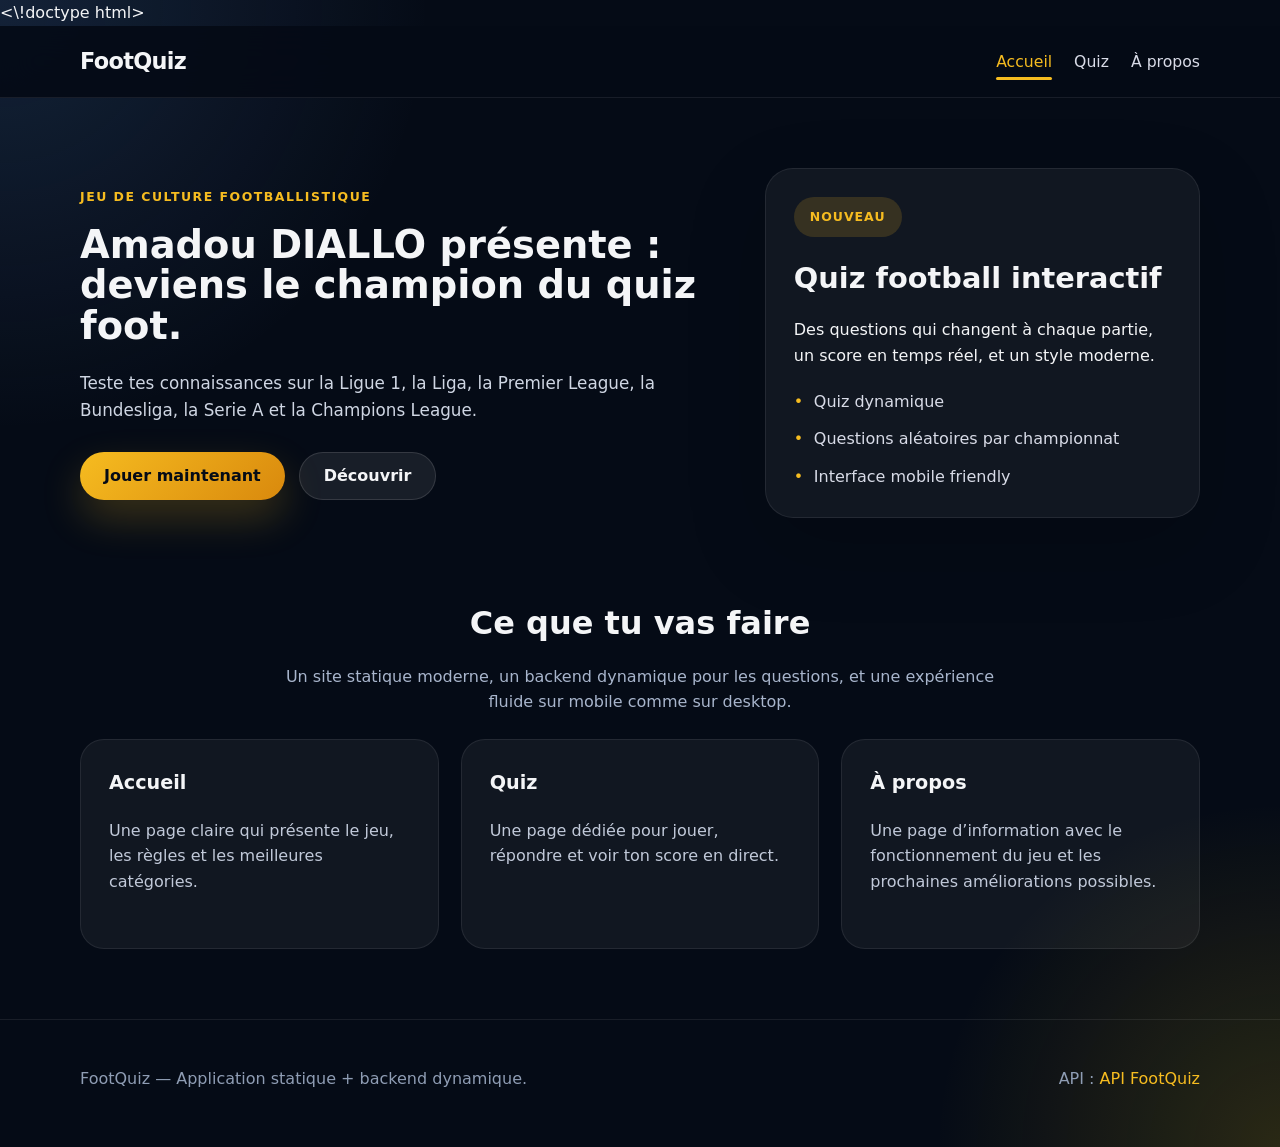
<file: frontend/index.html>
<\!doctype html>
<html lang="fr">
  <head>
    <meta charset="utf-8" />
    <meta name="viewport" content="width=device-width, initial-scale=1.0" />
    <title>FootQuiz - Accueil</title>
    <link rel="stylesheet" href="style.css" />
  </head>
  <body>
    <header class="site-header">
      <div class="container header-inner">
        <a class="brand" href="index.html">FootQuiz</a>
        <nav class="main-nav">
          <a class="active" href="index.html">Accueil</a>
          <a href="quiz.html">Quiz</a>
          <a href="about.html">À propos</a>
        </nav>
      </div>
    </header>

    <main>
      <section class="hero">
        <div class="container hero-grid">
          <div>
            <p class="eyebrow">Jeu de culture footballistique</p>
            <h1>Amadou DIALLO présente : deviens le champion du quiz foot.</h1>
            <p class="hero-text">
              Teste tes connaissances sur la Ligue 1, la Liga, la Premier League, la Bundesliga, la Serie A et la Champions League.
            </p>
            <div class="hero-actions">
              <a class="btn btn-primary" href="quiz.html">Jouer maintenant</a>
              <a class="btn btn-secondary" href="about.html">Découvrir</a>
            </div>
          </div>
          <div class="hero-card">
            <div class="hero-card-content">
              <span class="hero-tag">Nouveau</span>
              <h2>Quiz football interactif</h2>
              <p>Des questions qui changent à chaque partie, un score en temps réel, et un style moderne.</p>
              <ul class="hero-list">
                <li>Quiz dynamique</li>
                <li>Questions aléatoires par championnat</li>
                <li>Interface mobile friendly</li>
              </ul>
            </div>
          </div>
        </div>
      </section>

      <section class="features">
        <div class="container section-heading">
          <h2>Ce que tu vas faire</h2>
          <p>Un site statique moderne, un backend dynamique pour les questions, et une expérience fluide sur mobile comme sur desktop.</p>
        </div>
        <div class="container feature-grid">
          <article class="feature-card">
            <h3>Accueil</h3>
            <p>Une page claire qui présente le jeu, les règles et les meilleures catégories.</p>
          </article>
          <article class="feature-card">
            <h3>Quiz</h3>
            <p>Une page dédiée pour jouer, répondre et voir ton score en direct.</p>
          </article>
          <article class="feature-card">
            <h3>À propos</h3>
            <p>Une page d’information avec le fonctionnement du jeu et les prochaines améliorations possibles.</p>
          </article>
        </div>
      </section>
    </main>

    <footer class="site-footer">
      <div class="container footer-inner">
        <p>FootQuiz — Application statique + backend dynamique.</p>
        <p>API : <a href="https://2git8cdij7.execute-api.eu-west-3.amazonaws.com/prod" target="_blank" rel="noreferrer">API FootQuiz</a></p>
      </div>
    </footer>
  </body>
</html>
</file>
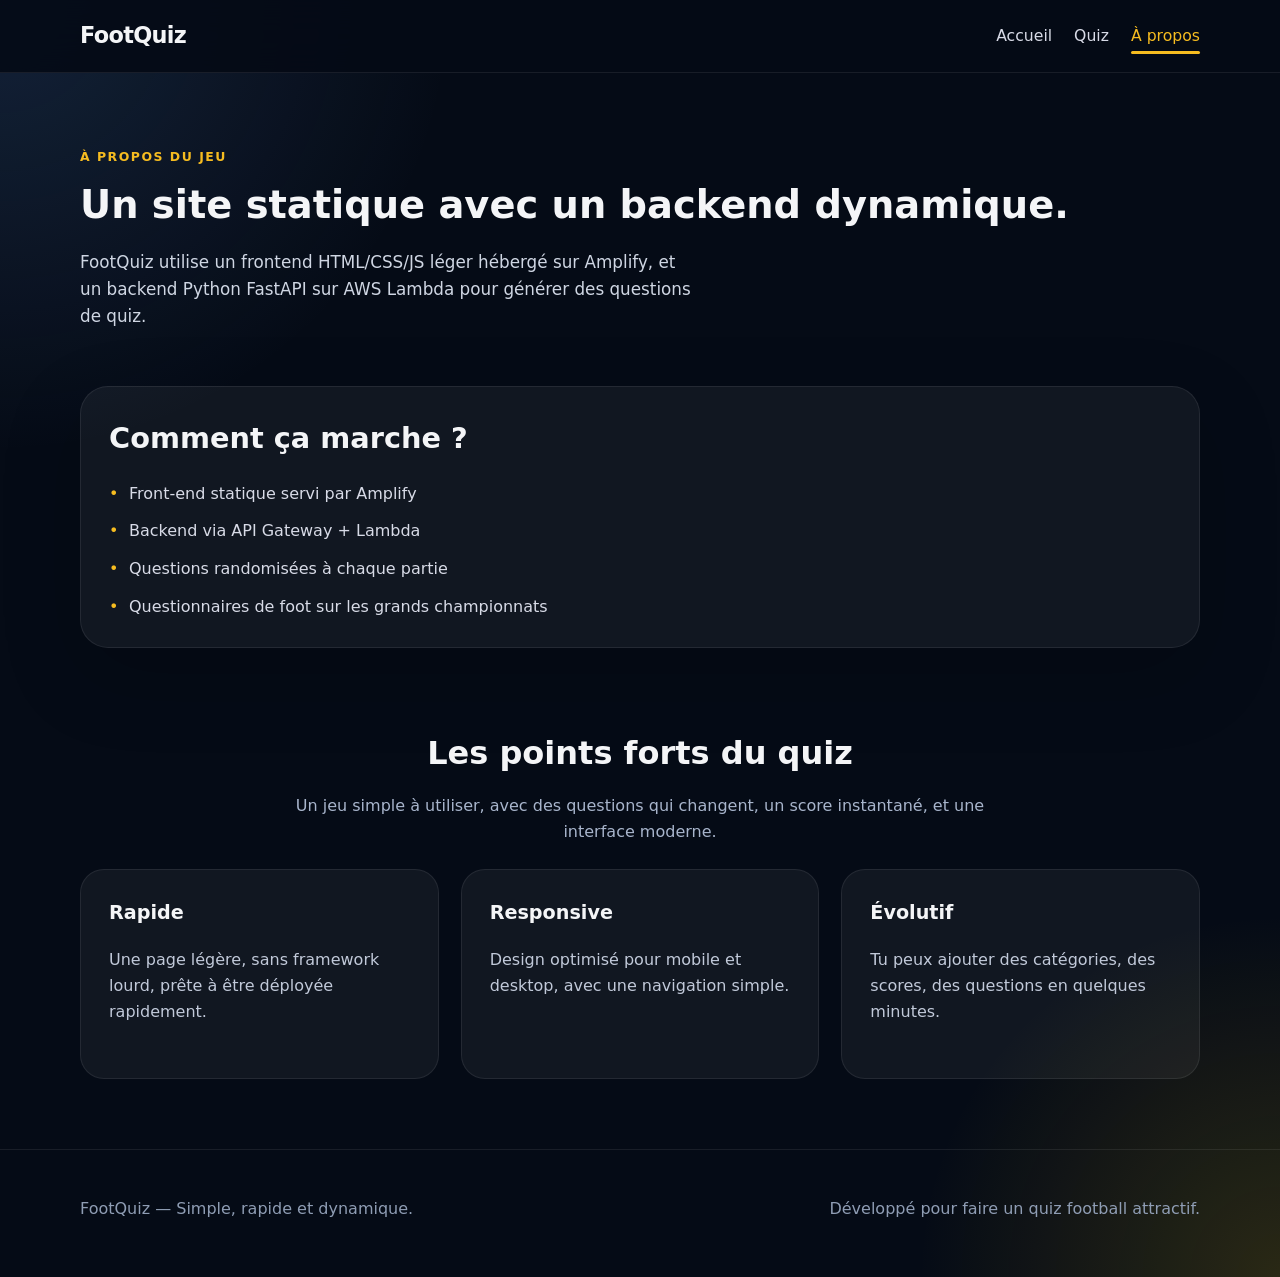
<file: frontend/about.html>
<!doctype html>
<html lang="fr">
  <head>
    <meta charset="utf-8" />
    <meta name="viewport" content="width=device-width, initial-scale=1.0" />
    <title>FootQuiz - À propos</title>
    <link rel="stylesheet" href="style.css" />
  </head>
  <body>
    <header class="site-header">
      <div class="container header-inner">
        <a class="brand" href="index.html">FootQuiz</a>
        <nav class="main-nav">
          <a href="index.html">Accueil</a>
          <a href="quiz.html">Quiz</a>
          <a class="active" href="about.html">À propos</a>
        </nav>
      </div>
    </header>

    <main>
      <section class="hero about-hero">
        <div class="container hero-grid">
          <div>
            <p class="eyebrow">À propos du jeu</p>
            <h1>Un site statique avec un backend dynamique.</h1>
            <p class="hero-text">FootQuiz utilise un frontend HTML/CSS/JS léger hébergé sur Amplify, et un backend Python FastAPI sur AWS Lambda pour générer des questions de quiz.</p>
          </div>
          <div class="hero-card">
            <div class="hero-card-content">
              <h2>Comment ça marche ?</h2>
              <ul class="hero-list">
                <li>Front-end statique servi par Amplify</li>
                <li>Backend via API Gateway + Lambda</li>
                <li>Questions randomisées à chaque partie</li>
                <li>Questionnaires de foot sur les grands championnats</li>
              </ul>
            </div>
          </div>
        </div>
      </section>

      <section class="features">
        <div class="container section-heading">
          <h2>Les points forts du quiz</h2>
          <p>Un jeu simple à utiliser, avec des questions qui changent, un score instantané, et une interface moderne.</p>
        </div>
        <div class="container feature-grid">
          <article class="feature-card">
            <h3>Rapide</h3>
            <p>Une page légère, sans framework lourd, prête à être déployée rapidement.</p>
          </article>
          <article class="feature-card">
            <h3>Responsive</h3>
            <p>Design optimisé pour mobile et desktop, avec une navigation simple.</p>
          </article>
          <article class="feature-card">
            <h3>Évolutif</h3>
            <p>Tu peux ajouter des catégories, des scores, des questions en quelques minutes.</p>
          </article>
        </div>
      </section>
    </main>

    <footer class="site-footer">
      <div class="container footer-inner">
        <p>FootQuiz — Simple, rapide et dynamique.</p>
        <p>Développé pour faire un quiz football attractif.</p>
      </div>
    </footer>
  </body>
</html>
</file>
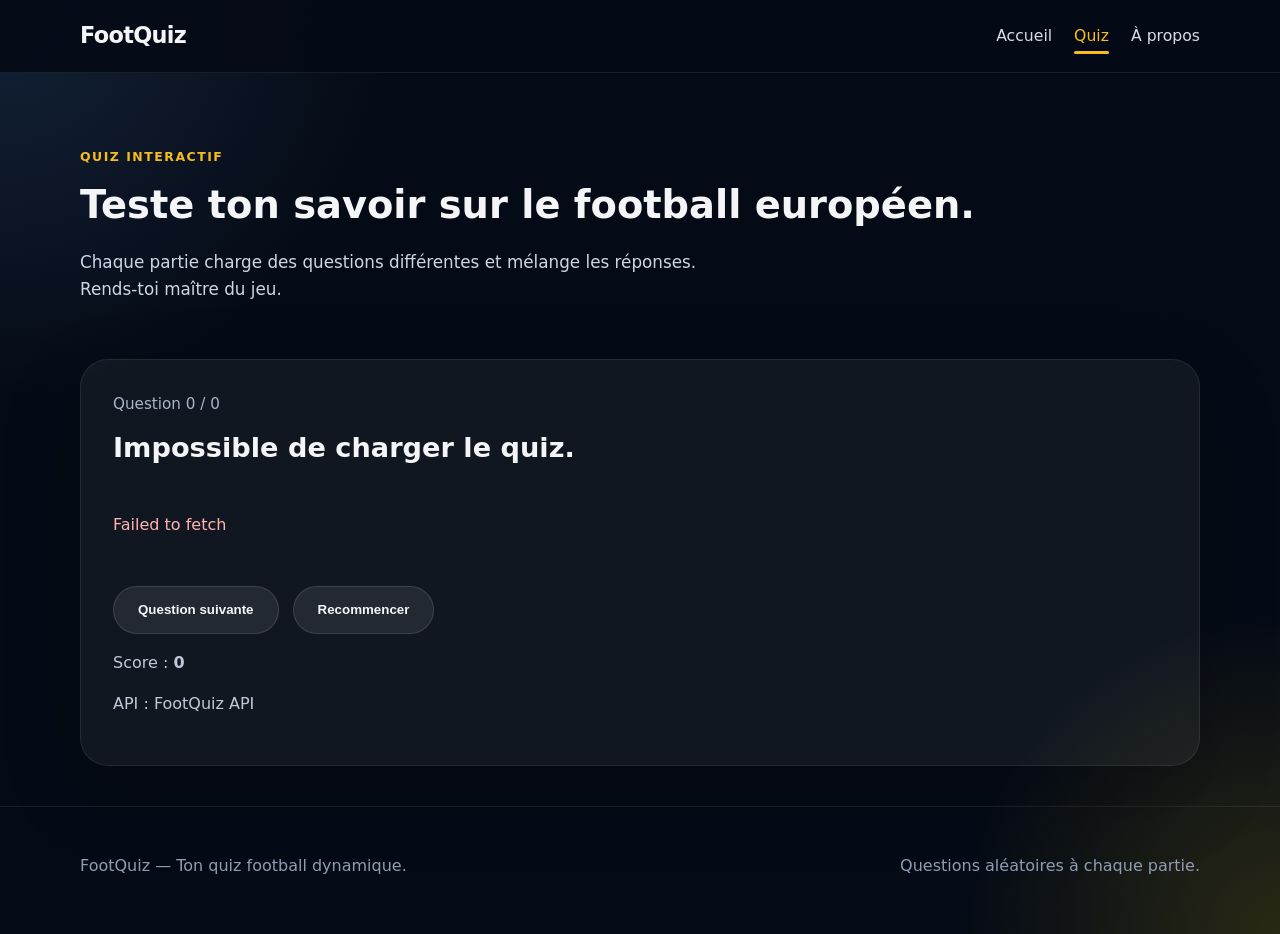
<file: frontend/quiz.html>
<!doctype html>
<html lang="fr">
  <head>
    <meta charset="utf-8" />
    <meta name="viewport" content="width=device-width, initial-scale=1.0" />
    <title>FootQuiz - Quiz</title>
    <link rel="stylesheet" href="style.css" />
  </head>
  <body>
    <header class="site-header">
      <div class="container header-inner">
        <a class="brand" href="index.html">FootQuiz</a>
        <nav class="main-nav">
          <a href="index.html">Accueil</a>
          <a class="active" href="quiz.html">Quiz</a>
          <a href="about.html">À propos</a>
        </nav>
      </div>
    </header>

    <main>
      <section class="hero quiz-hero">
        <div class="container hero-grid">
          <div>
            <p class="eyebrow">Quiz interactif</p>
            <h1>Teste ton savoir sur le football européen.</h1>
            <p class="hero-text">Chaque partie charge des questions différentes et mélange les réponses. Rends-toi maître du jeu.</p>
          </div>
          <div class="hero-card quiz-card">
            <div class="hero-card-content">
              <p class="quiz-meta">Question <span id="current-number">0</span> / <span id="total-number">0</span></p>
              <h2 id="question-title">Chargement du quiz...</h2>
              <div class="choices" id="choices"></div>
              <div class="status" id="status"></div>
              <div class="quiz-footer">
                <button class="btn btn-secondary hidden" id="nextBtn">Question suivante</button>
                <button class="btn btn-secondary hidden" id="restartBtn">Recommencer</button>
              </div>
              <p class="quiz-detail">Score : <strong id="score">0</strong></p>
              <p class="quiz-detail small">API : <a href="https://2git8cdij7.execute-api.eu-west-3.amazonaws.com/prod" target="_blank" rel="noreferrer">FootQuiz API</a></p>
            </div>
          </div>
        </div>
      </section>
    </main>

    <footer class="site-footer">
      <div class="container footer-inner">
        <p>FootQuiz — Ton quiz football dynamique.</p>
        <p>Questions aléatoires à chaque partie.</p>
      </div>
    </footer>

    <script src="quiz.js"></script>
  </body>
</html>
</file>
<file: frontend/style.css>
* {
  box-sizing: border-box;
}

:root {
  color-scheme: dark;
  font-family: Inter, system-ui, -apple-system, BlinkMacSystemFont, "Segoe UI", sans-serif;
  color: #f4f5f7;
  background: #050b16;
  line-height: 1.6;
}

body {
  margin: 0;
  min-height: 100%;
  background: radial-gradient(circle at top left, rgba(87, 140, 212, 0.18), transparent 25%),
    radial-gradient(circle at bottom right, rgba(209, 175, 16, 0.18), transparent 20%),
    #050b16;
}

a {
  color: inherit;
  text-decoration: none;
}

img {
  max-width: 100%;
}

.container {
  width: min(1120px, 100% - 32px);
  margin: 0 auto;
}

.site-header {
  position: sticky;
  top: 0;
  z-index: 20;
  background: rgba(5, 11, 22, 0.9);
  backdrop-filter: blur(18px);
  border-bottom: 1px solid rgba(255, 255, 255, 0.08);
}

.header-inner {
  display: flex;
  align-items: center;
  justify-content: space-between;
  gap: 24px;
  padding: 18px 0;
}

.brand {
  font-weight: 800;
  font-size: 1.4rem;
  letter-spacing: -0.03em;
}

.main-nav {
  display: flex;
  gap: 22px;
  flex-wrap: wrap;
}

.main-nav a {
  color: #d8dbe7;
  font-size: 0.98rem;
  transition: color 0.2s ease;
}

.main-nav a:hover {
  color: #f6bc20;
}

.hero {
  padding: 70px 0 40px;
}

.hero-grid {
  display: grid;
  grid-template-columns: 1.2fr 0.8fr;
  gap: 32px;
  align-items: center;
}

.eyebrow {
  display: inline-block;
  margin: 0 0 18px;
  color: #f6bc20;
  font-weight: 700;
  text-transform: uppercase;
  letter-spacing: 0.12em;
  font-size: 0.78rem;
}

h1 {
  margin: 0;
  font-size: clamp(2.4rem, 2.5vw, 4rem);
  line-height: 1.05;
}

.hero-text {
  margin: 24px 0 0;
  max-width: 620px;
  color: #cfd6e3;
  font-size: 1.05rem;
}

.hero-actions {
  display: flex;
  flex-wrap: wrap;
  gap: 14px;
  margin-top: 28px;
}

.btn {
  display: inline-flex;
  align-items: center;
  justify-content: center;
  min-height: 48px;
  padding: 0 24px;
  border-radius: 999px;
  font-weight: 700;
  transition: transform 0.18s ease, filter 0.18s ease, box-shadow 0.18s ease;
}

.btn:hover {
  transform: translateY(-1px);
}

.btn-primary {
  background: linear-gradient(135deg, #f6bc20, #d9890d);
  color: #050b16;
  box-shadow: 0 18px 40px rgba(246, 188, 32, 0.22);
}

.btn-secondary {
  background: rgba(255, 255, 255, 0.08);
  color: #f4f5f7;
  border: 1px solid rgba(255, 255, 255, 0.12);
}

.hero-card {
  padding: 28px;
  border: 1px solid rgba(255, 255, 255, 0.08);
  border-radius: 28px;
  background: rgba(255, 255, 255, 0.05);
  box-shadow: 0 28px 80px rgba(0, 0, 0, 0.18);
}

.hero-tag {
  display: inline-flex;
  margin-bottom: 18px;
  padding: 10px 16px;
  border-radius: 999px;
  background: rgba(246, 188, 32, 0.16);
  color: #f6bc20;
  font-weight: 700;
  letter-spacing: 0.08em;
  text-transform: uppercase;
  font-size: 0.78rem;
}

.hero-card h2 {
  margin: 0 0 14px;
  font-size: 1.8rem;
}

.hero-list {
  margin: 20px 0 0;
  padding: 0;
  list-style: none;
  display: grid;
  gap: 12px;
}

.hero-list li {
  padding-left: 20px;
  position: relative;
  color: #d8dbe7;
}

.hero-list li::before {
  content: "•";
  position: absolute;
  left: 0;
  color: #f6bc20;
}

.main-nav a.active {
  color: #f6bc20;
  position: relative;
}

.main-nav a.active::after {
  content: "";
  position: absolute;
  left: 0;
  bottom: -6px;
  width: 100%;
  height: 3px;
  background: #f6bc20;
  border-radius: 999px;
}

.quiz-card {
  padding: 32px;
}

.quiz-meta {
  margin: 0 0 14px;
  font-size: 0.95rem;
  color: #a8b5cc;
}

#question-title {
  margin: 0 0 24px;
  font-size: 1.7rem;
  line-height: 1.3;
}

.choices {
  display: grid;
  gap: 14px;
  margin-bottom: 22px;
}

.choice {
  width: 100%;
  justify-content: flex-start;
  padding: 18px 20px;
  text-align: left;
  font-size: 1rem;
  border: 1px solid rgba(255, 255, 255, 0.12);
}

.choice-correct {
  border-color: #45b26b !important;
  background: rgba(69, 178, 107, 0.16) !important;
}

.choice-wrong {
  border-color: #d64545 !important;
  background: rgba(214, 69, 69, 0.16) !important;
}

.status {
  min-height: 54px;
  margin-bottom: 20px;
  font-size: 1rem;
}

.status.success {
  color: #b8ffd8;
}

.status.error {
  color: #ffb3b3;
}

.quiz-footer {
  display: flex;
  gap: 14px;
  flex-wrap: wrap;
}

.quiz-detail {
  margin-top: 16px;
  color: #c1c9d9;
}

.about-hero .hero-grid,
.quiz-hero .hero-grid {
  grid-template-columns: 1fr;
}

.about-hero .hero-card,
.quiz-hero .hero-card {
  margin-top: 24px;
}

.section-heading {
  margin-bottom: 24px;
  text-align: center;
}

.section-heading h2 {
  margin: 0;
  font-size: clamp(2rem, 2.2vw, 2.6rem);
}

.section-heading p {
  margin: 14px auto 0;
  max-width: 720px;
  color: #a8b5cc;
}

.features {
  padding: 40px 0 70px;
}

.feature-grid {
  display: grid;
  grid-template-columns: repeat(3, minmax(0, 1fr));
  gap: 22px;
}

.feature-card {
  padding: 28px;
  border-radius: 24px;
  background: rgba(255, 255, 255, 0.05);
  border: 1px solid rgba(255, 255, 255, 0.08);
  min-height: 210px;
}

.feature-card h3 {
  margin-top: 0;
  font-size: 1.2rem;
}

.feature-card p {
  color: #c1c9d9;
}

.site-footer {
  padding: 30px 0 40px;
  border-top: 1px solid rgba(255, 255, 255, 0.08);
}

.footer-inner {
  display: flex;
  justify-content: space-between;
  gap: 20px;
  color: #8f9db4;
  flex-wrap: wrap;
}

.footer-inner a {
  color: #f6bc20;
}

@media (max-width: 900px) {
  .hero-grid,
  .feature-grid {
    grid-template-columns: 1fr;
  }
}

@media (max-width: 640px) {
  .header-inner,
  .hero-actions,
  .footer-inner {
    flex-direction: column;
    align-items: flex-start;
  }

  .header-inner {
    gap: 16px;
  }

  .main-nav {
    gap: 14px;
  }
}
</file>
